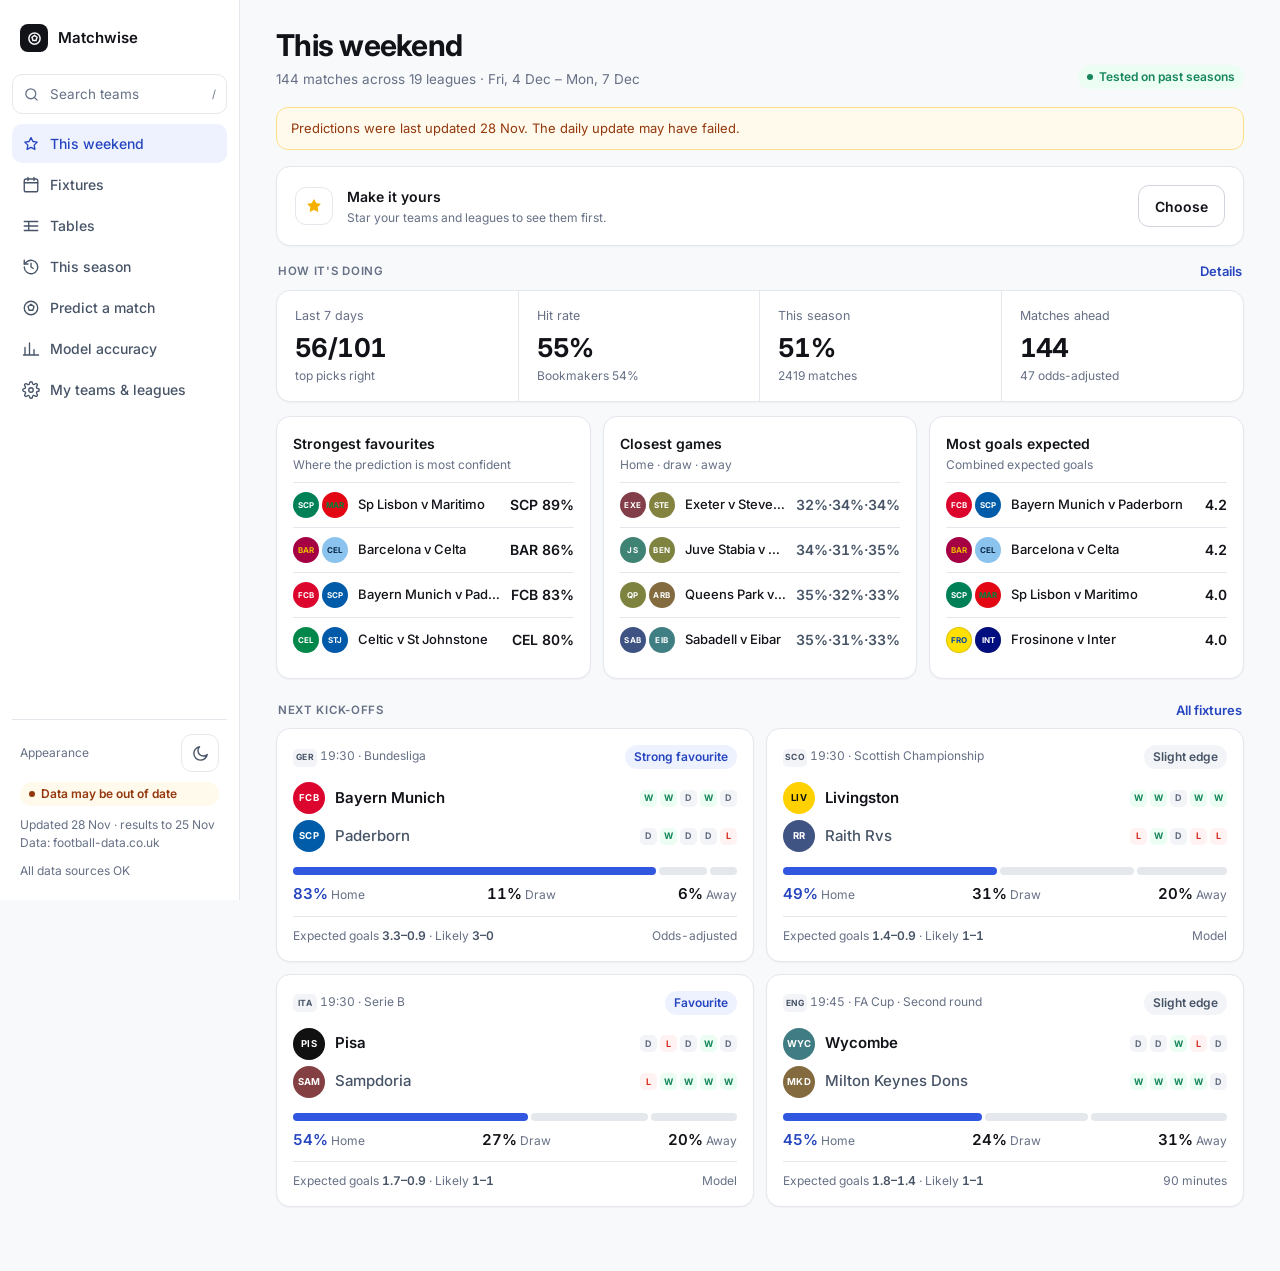
<file: app/index.html>
<!doctype html>
<html lang="en">
<head>
<meta charset="utf-8">
<meta name="viewport" content="width=device-width, initial-scale=1, viewport-fit=cover">
<meta name="theme-color" content="#F8F9FB">
<meta name="description" content="Football match predictions for the Premier League, La Liga, Serie A, Bundesliga and Ligue 1.">
<title>Matchwise</title>
<script>
  // Apply a saved light/dark choice before first paint to avoid a flash.
  try { var t = localStorage.getItem('mw-theme'); if (t === 'light' || t === 'dark') document.documentElement.dataset.theme = t; } catch (e) {}
</script>
<link rel="manifest" href="manifest.webmanifest">
<link rel="icon" href="icons/icon.svg" type="image/svg+xml">
<link rel="apple-touch-icon" href="icons/apple-touch-icon.png">
<meta name="apple-mobile-web-app-capable" content="yes">
<meta name="mobile-web-app-capable" content="yes">
<meta name="apple-mobile-web-app-status-bar-style" content="default">
<meta name="apple-mobile-web-app-title" content="Matchwise">
<link rel="preconnect" href="https://fonts.googleapis.com">
<link rel="preconnect" href="https://fonts.gstatic.com" crossorigin>
<link href="https://fonts.googleapis.com/css2?family=Inter:wght@400;500;600;700&display=swap" rel="stylesheet">
<link rel="stylesheet" href="app.css?v=22">
</head>
<body>
<div class="shell">
  <aside class="sidebar" aria-label="Main navigation">
    <a class="brand" href="#/weekend"><span class="brand-mark" aria-hidden="true"><svg width="15" height="15" viewBox="0 0 24 24" fill="none" stroke-width="2.4"><circle cx="12" cy="12" r="9"/><path d="M12 7l4 3-1.5 5h-5L8 10z"/></svg></span>Matchwise</a>
    <button class="searchbtn" data-search-open><svg viewBox="0 0 24 24" fill="none" stroke="currentColor" stroke-width="1.8" stroke-linecap="round"><circle cx="11" cy="11" r="7"/><path d="M20 20l-3.5-3.5"/></svg>Search teams <kbd style="margin-left:auto;font:11px Inter;color:var(--text-3)">/</kbd></button>
    <nav class="nav" id="nav"></nav>
    <div class="sidebar-foot" id="freshness"></div>
  </aside>
  <main class="main" id="main" tabindex="-1"></main>
</div>
<nav class="tabbar" id="tabbar" aria-label="Main navigation"></nav>
<div class="overlay" id="search"></div>
<script src="teams-meta.js?v=22"></script>
<script src="app.js?v=22"></script>
</body>
</html>
</file>
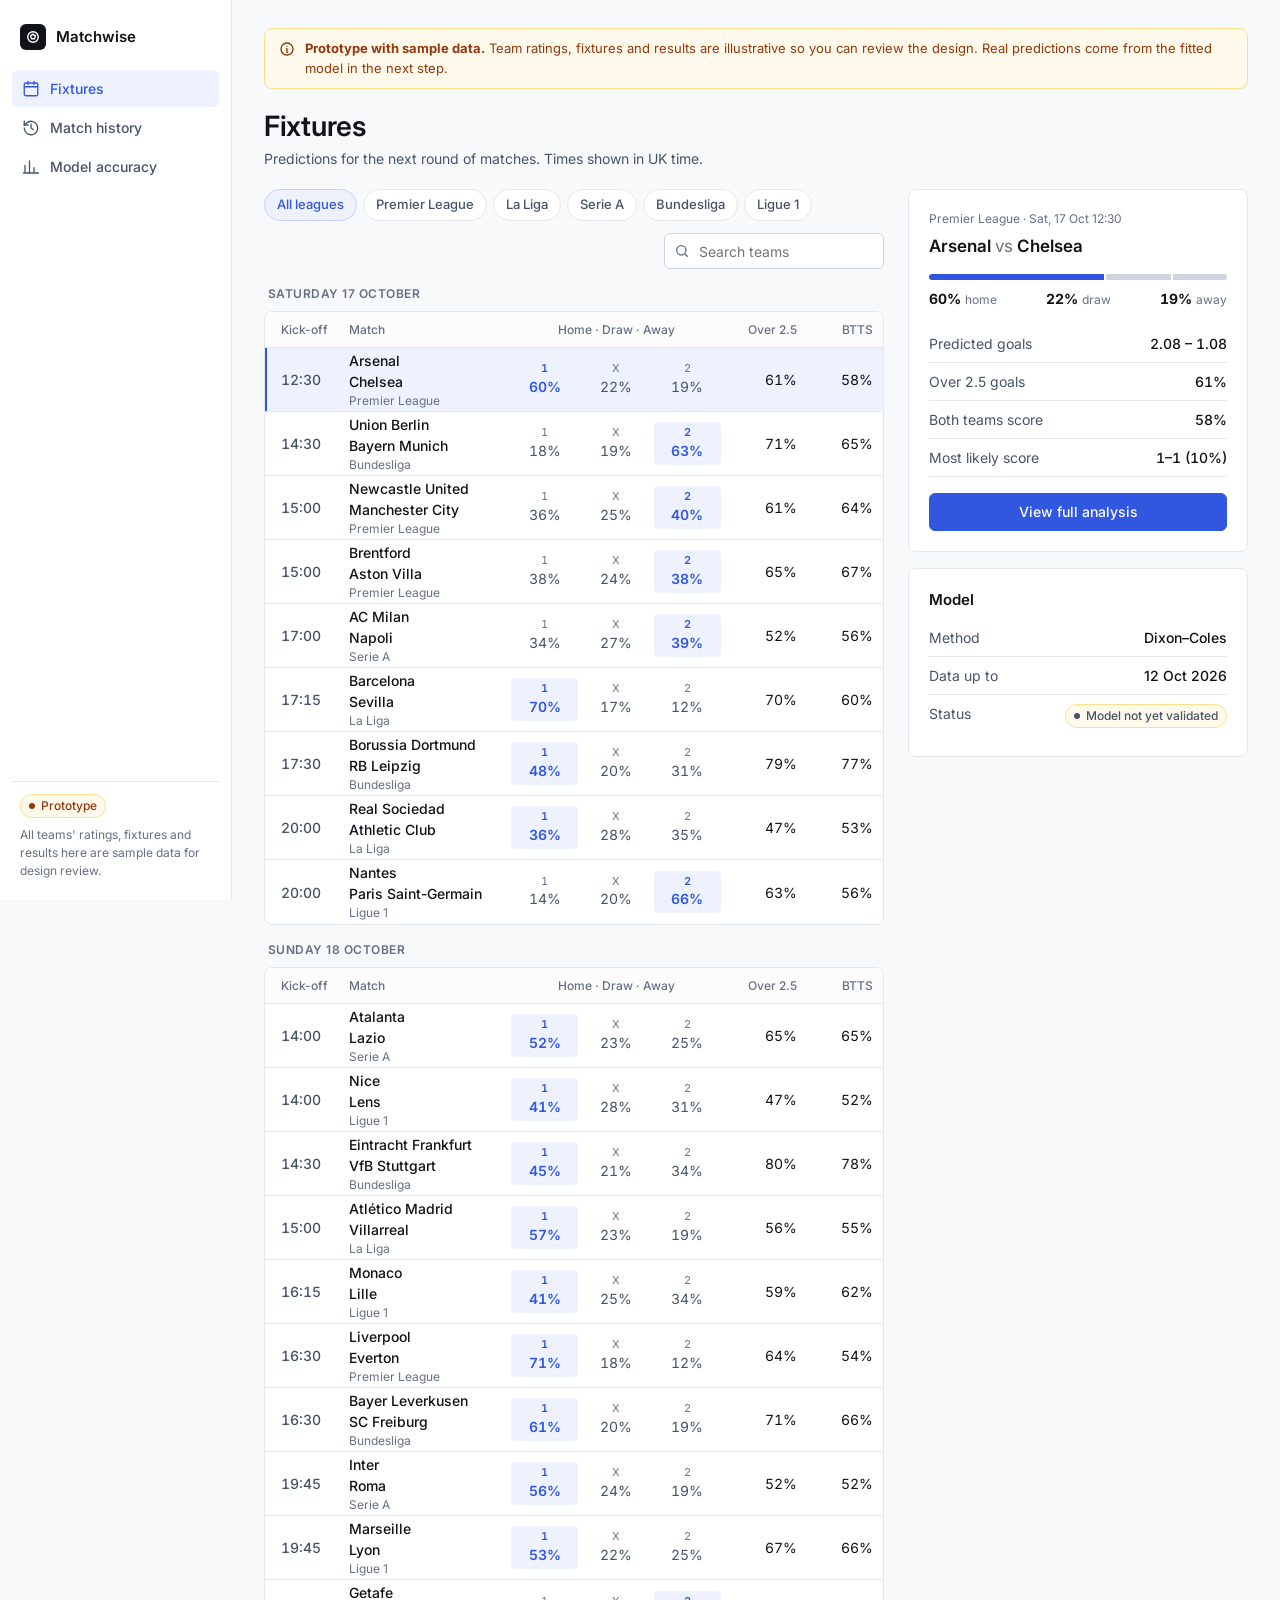
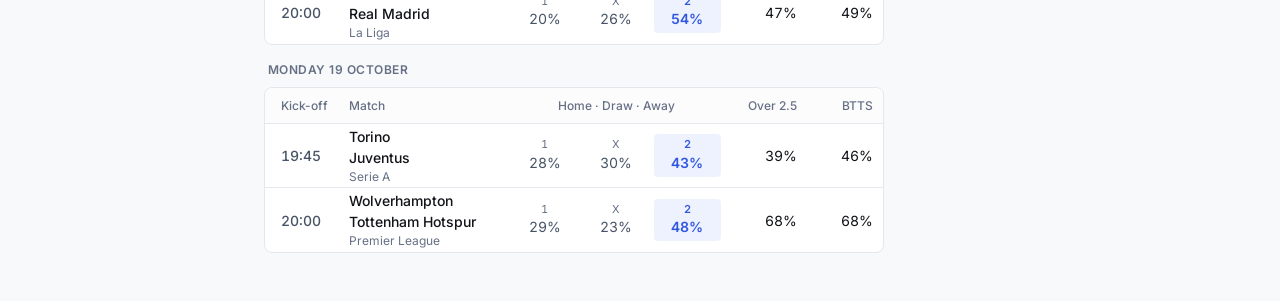
<file: prototype/index.html>
<!doctype html>
<html lang="en">
<head>
<meta charset="utf-8">
<meta name="viewport" content="width=device-width, initial-scale=1, viewport-fit=cover">
<title>Matchwise Prototype</title>
<link rel="preconnect" href="https://fonts.googleapis.com">
<link rel="preconnect" href="https://fonts.gstatic.com" crossorigin>
<link href="https://fonts.googleapis.com/css2?family=Inter:wght@400;500;600&display=swap" rel="stylesheet">
<style>
:root {
  --background: #F8F9FB;
  --surface: #FFFFFF;
  --text-primary: #111318;
  --text-secondary: #475467;
  --text-tertiary: #667085;
  --border-subtle: #E4E7EC;
  --border-control: #D0D5DD;
  --accent: #3157E1;
  --accent-hover: #2646BF;
  --accent-soft: #EEF2FF;
  --success: #16865C;
  --success-soft: #ECFDF3;
  --warning-text: #93370D;
  --warning-soft: #FFFAEB;
  --warning-border: #FEDF89;
  --danger: #D92D20;
  --danger-soft: #FEF3F2;
  --r-control: 6px;
  --r-card: 8px;
  --sidebar: 232px;
  --panel: 340px;
  --focus: 0 0 0 3px rgba(49, 87, 225, .35);
}
* { box-sizing: border-box; }
html, body { margin: 0; }
body {
  background: var(--background);
  color: var(--text-primary);
  font-family: Inter, system-ui, -apple-system, "Segoe UI", sans-serif;
  font-size: 14px;
  line-height: 1.5;
  -webkit-font-smoothing: antialiased;
}
a { color: var(--accent); text-decoration: none; }
a:hover { color: var(--accent-hover); }
button { font: inherit; color: inherit; }
:focus-visible { outline: none; box-shadow: var(--focus); border-radius: var(--r-control); }
.num { font-variant-numeric: tabular-nums; }

/* Shell */
.shell { display: flex; min-height: 100vh; }
.sidebar {
  width: var(--sidebar); flex-shrink: 0; background: var(--surface);
  border-right: 1px solid var(--border-subtle); padding: 20px 12px;
  position: sticky; top: 0; height: 100vh; display: flex; flex-direction: column;
}
.brand { display: flex; align-items: center; gap: 10px; padding: 4px 8px 20px; font-weight: 600; font-size: 15px; }
.brand-mark { width: 26px; height: 26px; border-radius: 6px; background: var(--text-primary); display: grid; place-items: center; }
.nav a {
  display: flex; align-items: center; gap: 10px; padding: 8px 10px; border-radius: var(--r-control);
  color: var(--text-secondary); font-weight: 500; margin-bottom: 2px;
}
.nav a:hover { background: var(--background); color: var(--text-primary); }
.nav a[aria-current="page"] { background: var(--accent-soft); color: var(--accent); }
.nav svg { width: 18px; height: 18px; flex-shrink: 0; }
.sidebar-foot { margin-top: auto; padding: 12px 8px 0; border-top: 1px solid var(--border-subtle); font-size: 12px; color: var(--text-tertiary); }
.main { flex: 1; min-width: 0; padding: 28px 32px 48px; }
.content { max-width: 1120px; }
.with-panel { display: grid; grid-template-columns: minmax(0, 1fr) var(--panel); gap: 24px; align-items: start; }
.with-panel > * { min-width: 0; }
.page-head { display: flex; align-items: flex-end; justify-content: space-between; gap: 16px; margin-bottom: 20px; flex-wrap: wrap; }
h1 { font-size: 28px; line-height: 1.25; font-weight: 600; margin: 0; letter-spacing: -0.01em; }
h2 { font-size: 17px; font-weight: 600; margin: 0; }
h3 { font-size: 15px; font-weight: 600; margin: 0; }
.sub { color: var(--text-secondary); margin: 4px 0 0; }
.meta { color: var(--text-tertiary); font-size: 12px; }

/* Components */
.card { background: var(--surface); border: 1px solid var(--border-subtle); border-radius: var(--r-card); }
.card-pad { padding: 20px; }
.card-head { display: flex; align-items: center; justify-content: space-between; padding: 14px 20px; border-bottom: 1px solid var(--border-subtle); }
.badge {
  display: inline-flex; align-items: center; gap: 6px; padding: 2px 8px; border-radius: 999px;
  font-size: 12px; font-weight: 500; border: 1px solid var(--border-subtle); color: var(--text-secondary); background: var(--surface);
  white-space: nowrap;
}
.badge.warn { background: var(--warning-soft); border-color: var(--warning-border); color: var(--warning-text); }
.badge.ok { background: var(--success-soft); border-color: #ABEFC6; color: var(--success); }
.badge.bad { background: var(--danger-soft); border-color: #FECDCA; color: #B42318; }
.badge.accent { background: var(--accent-soft); border-color: #C7D2FE; color: var(--accent); }
.dot { width: 6px; height: 6px; border-radius: 50%; background: currentColor; }
.btn {
  display: inline-flex; align-items: center; gap: 8px; height: 38px; padding: 0 14px; border-radius: var(--r-control);
  border: 1px solid var(--border-control); background: var(--surface); font-weight: 500; cursor: pointer; color: var(--text-primary);
}
.btn:hover { background: var(--background); color: var(--text-primary); }
.btn.primary { background: var(--accent); border-color: var(--accent); color: #fff; }
.btn.primary:hover { background: var(--accent-hover); color: #fff; }
.btn.block { width: 100%; justify-content: center; }
.notice {
  display: flex; gap: 10px; align-items: flex-start; padding: 10px 14px; border-radius: var(--r-card);
  background: var(--warning-soft); border: 1px solid var(--warning-border); color: var(--warning-text); font-size: 13px; margin-bottom: 20px;
}
.notice svg { width: 16px; height: 16px; flex-shrink: 0; margin-top: 2px; }

/* Filters */
.toolbar { display: flex; gap: 12px; align-items: center; margin-bottom: 16px; flex-wrap: wrap; }
.chips { display: flex; gap: 6px; flex-wrap: wrap; }
.chip {
  height: 32px; padding: 0 12px; border-radius: 999px; border: 1px solid var(--border-subtle); background: var(--surface);
  color: var(--text-secondary); font-weight: 500; font-size: 13px; cursor: pointer;
}
.chip:hover { border-color: var(--border-control); color: var(--text-primary); }
.chip[aria-pressed="true"] { background: var(--accent-soft); border-color: #C7D2FE; color: var(--accent); }
.search { position: relative; margin-left: auto; }
.search input {
  height: 36px; width: 220px; padding: 0 12px 0 34px; border-radius: var(--r-control); border: 1px solid var(--border-control);
  font: inherit; background: var(--surface); color: var(--text-primary);
}
.search input:focus { outline: none; box-shadow: var(--focus); border-color: var(--accent); }
.search svg { position: absolute; left: 10px; top: 10px; width: 16px; height: 16px; color: var(--text-tertiary); }

/* Fixture list */
.day-label { font-size: 12px; font-weight: 600; color: var(--text-tertiary); text-transform: uppercase; letter-spacing: .04em; padding: 16px 4px 8px; }
.day-label:first-child { padding-top: 0; }
.list { background: var(--surface); border: 1px solid var(--border-subtle); border-radius: var(--r-card); overflow: hidden; }
.list-head, .row {
  display: grid; grid-template-columns: 56px minmax(150px, 1fr) 210px 64px 64px 64px 20px; gap: 12px; align-items: center; padding: 0 16px;
}
.list-head { height: 36px; font-size: 12px; color: var(--text-tertiary); font-weight: 500; border-bottom: 1px solid var(--border-subtle); background: #FCFCFD; }
.list-head .r, .row .r { text-align: right; }
.row { min-height: 64px; border-bottom: 1px solid var(--border-subtle); cursor: pointer; width: 100%; background: none; border-left: 0; border-right: 0; border-top: 0; text-align: left; }
.row:last-child { border-bottom: 0; }
.row:hover { background: #FAFBFC; }
.row[aria-selected="true"] { background: var(--accent-soft); box-shadow: inset 2px 0 0 var(--accent); }
.row:focus-visible { border-radius: 0; box-shadow: inset 0 0 0 2px var(--accent); }
.time { font-weight: 500; color: var(--text-secondary); }
.teams div { font-weight: 500; white-space: nowrap; overflow: hidden; text-overflow: ellipsis; }
.teams .lg { font-size: 12px; color: var(--text-tertiary); font-weight: 400; }
.x12 { display: grid; grid-template-columns: repeat(3, 1fr); gap: 4px; }
.x12 span { text-align: center; padding: 4px 0; border-radius: 4px; color: var(--text-secondary); }
.x12 span small { display: block; font-size: 11px; color: var(--text-tertiary); line-height: 1.2; }
.x12 span.top { background: var(--accent-soft); color: var(--accent); font-weight: 600; }
.x12 span.top small { color: var(--accent); }
.chev { width: 16px; height: 16px; color: var(--text-tertiary); }

/* Probability bar */
.pbar { display: flex; height: 6px; border-radius: 3px; overflow: hidden; gap: 2px; }
.pbar i { display: block; height: 100%; background: #D0D5DD; }
.pbar i.top { background: var(--accent); }

/* Panel */
.panel { position: sticky; top: 28px; }
.panel .card + .card { margin-top: 16px; }
.kv { display: flex; justify-content: space-between; gap: 12px; padding: 8px 0; border-bottom: 1px solid var(--border-subtle); }
.kv:last-child { border-bottom: 0; }
.kv span:first-child { color: var(--text-secondary); }
.kv span:last-child { font-weight: 500; }
.empty { text-align: center; padding: 40px 20px; color: var(--text-secondary); }

/* Match detail */
.back { display: inline-flex; align-items: center; gap: 6px; color: var(--text-secondary); font-weight: 500; margin-bottom: 16px; }
.back svg { width: 16px; height: 16px; }
.outcomes { display: grid; grid-template-columns: repeat(3, 1fr); }
.outcome { padding: 20px; border-right: 1px solid var(--border-subtle); }
.outcome:last-child { border-right: 0; }
.outcome .lbl { color: var(--text-secondary); font-weight: 500; white-space: nowrap; overflow: hidden; text-overflow: ellipsis; }
.outcome .val { font-size: 28px; font-weight: 600; letter-spacing: -0.01em; margin: 4px 0 2px; }
.outcome.top .val { color: var(--accent); }
.grid-2 { display: grid; grid-template-columns: 1fr 1fr; gap: 16px; margin-top: 16px; }
.section { margin-top: 16px; }
table { width: 100%; border-collapse: collapse; }
th, td { padding: 10px 20px; text-align: left; border-bottom: 1px solid var(--border-subtle); }
th { font-size: 12px; font-weight: 500; color: var(--text-tertiary); background: #FCFCFD; }
tr:last-child td { border-bottom: 0; }
td.r, th.r { text-align: right; }
td.grp { font-size: 12px; font-weight: 600; color: var(--text-tertiary); background: #FCFCFD; padding-top: 8px; padding-bottom: 8px; }
.mini-bar { display: inline-block; width: 60px; height: 4px; border-radius: 2px; background: var(--border-subtle); vertical-align: middle; margin-right: 10px; position: relative; overflow: hidden; }
.mini-bar i { position: absolute; inset: 0 auto 0 0; background: var(--accent); }
.scoregrid { display: grid; grid-template-columns: 28px repeat(6, 1fr); gap: 3px; font-size: 12px; }
.scoregrid .h { color: var(--text-tertiary); display: grid; place-items: center; font-weight: 500; height: 22px; }
.scoregrid .c { height: 36px; border-radius: 4px; display: grid; place-items: center; color: var(--text-primary); }
.axis-note { display: flex; justify-content: space-between; font-size: 12px; color: var(--text-tertiary); margin-bottom: 8px; }
.why li { margin-bottom: 8px; color: var(--text-secondary); }
.why li b { color: var(--text-primary); font-weight: 500; }
.why { padding-left: 18px; margin: 0; }
.strength-row { display: grid; grid-template-columns: 1fr 70px; gap: 8px; align-items: center; padding: 6px 0; }
.track { height: 6px; background: var(--background); border: 1px solid var(--border-subtle); border-radius: 3px; position: relative; }
.track i { position: absolute; top: -1px; bottom: -1px; left: 0; border-radius: 3px; background: var(--accent); }

/* Stats */
.stats { display: grid; grid-template-columns: repeat(4, 1fr); gap: 0; margin-bottom: 20px; }
.stat { padding: 16px 20px; border-right: 1px solid var(--border-subtle); }
.stat:last-child { border-right: 0; }
.stat .lbl { color: var(--text-secondary); font-size: 13px; }
.stat .val { font-size: 22px; font-weight: 600; margin-top: 2px; }
.res-ok { color: var(--success); font-weight: 500; }
.res-no { color: var(--text-tertiary); }

/* Mobile tab bar */
.tabbar { display: none; }

@media (max-width: 1199px) {
  .with-panel { grid-template-columns: minmax(0, 1fr); }
  .panel { display: none; }
}
@media (max-width: 899px) {
  .sidebar { display: none; }
  .main { padding: 16px 16px calc(84px + env(safe-area-inset-bottom)); }
  h1 { font-size: 24px; }
  .tabbar {
    display: grid; grid-template-columns: repeat(3, 1fr); position: fixed; bottom: 0; left: 0; right: 0; z-index: 10;
    background: var(--surface); border-top: 1px solid var(--border-subtle); padding: 6px 8px calc(6px + env(safe-area-inset-bottom));
  }
  .tabbar a { display: flex; flex-direction: column; align-items: center; gap: 2px; padding: 6px 0; font-size: 11px; font-weight: 500; color: var(--text-tertiary); min-height: 48px; justify-content: center; }
  .tabbar a[aria-current="page"] { color: var(--accent); }
  .tabbar svg { width: 22px; height: 22px; }
  .search { margin-left: 0; width: 100%; }
  .search input { width: 100%; height: 44px; font-size: 16px; }
  .search svg { top: 14px; }
  .chips { flex-wrap: nowrap; overflow-x: auto; width: 100%; padding-bottom: 2px; scrollbar-width: none; }
  .chip { flex-shrink: 0; height: 36px; }
  .list-head { display: none; }
  .row { grid-template-columns: 40px minmax(0, 1fr) 128px; padding: 12px; gap: 8px; }
  .row .hide-m { display: none; }
  .x12 span { padding: 3px 0; font-size: 13px; }
  .outcome { padding: 14px 12px; }
  .outcome .val { font-size: 22px; }
  .outcome .lbl { font-size: 12px; }
  .grid-2 { grid-template-columns: 1fr; }
  th, td { padding: 10px 12px; }
  .card-pad { padding: 16px; }
  .card-head { padding: 12px 16px; }
  .stats { grid-template-columns: 1fr 1fr; }
  .stat:nth-child(2) { border-right: 0; }
  .stat:nth-child(-n+2) { border-bottom: 1px solid var(--border-subtle); }
  .stat { padding: 14px 16px; }
  .hist-hide { display: none; }
}
@media (prefers-reduced-motion: no-preference) {
  .row, .btn, .chip, .nav a { transition: background-color .15s, color .15s, border-color .15s; }
}
</style>
</head>
<body>
<div class="shell">
  <aside class="sidebar" aria-label="Main navigation">
    <div class="brand">
      <span class="brand-mark" aria-hidden="true">
        <svg width="14" height="14" viewBox="0 0 24 24" fill="none" stroke="#fff" stroke-width="2.4"><circle cx="12" cy="12" r="9"/><path d="M12 7l4 3-1.5 5h-5L8 10z"/></svg>
      </span>
      Matchwise
    </div>
    <nav class="nav" id="nav"></nav>
    <div class="sidebar-foot">
      <span class="badge warn" style="margin-bottom:8px"><span class="dot"></span>Prototype</span>
      <div>All teams' ratings, fixtures and results here are sample data for design review.</div>
    </div>
  </aside>
  <main class="main" id="main" tabindex="-1"></main>
</div>
<nav class="tabbar" id="tabbar" aria-label="Main navigation"></nav>

<script>
/* ---------- Sample data (illustrative only) ---------- */
const LEAGUES = {
  epl: { name: 'Premier League', base: 0.28, home: 0.20, teams: {
    'Arsenal': [0.35, -0.38], 'Chelsea': [0.18, -0.10], 'Liverpool': [0.38, -0.22], 'Manchester City': [0.33, -0.20],
    'Aston Villa': [0.12, -0.02], 'Newcastle United': [0.15, -0.12], 'Brentford': [0.05, 0.12], 'Everton': [-0.18, 0.02],
    'Tottenham Hotspur': [0.20, 0.08], 'Wolverhampton': [-0.15, 0.20] } },
  laliga: { name: 'La Liga', base: 0.18, home: 0.22, teams: {
    'Real Madrid': [0.42, -0.25], 'Barcelona': [0.45, -0.10], 'Atlético Madrid': [0.20, -0.30], 'Athletic Club': [0.10, -0.15],
    'Real Sociedad': [0.00, -0.05], 'Sevilla': [-0.05, 0.10], 'Villarreal': [0.15, 0.05], 'Getafe': [-0.25, -0.10] } },
  seriea: { name: 'Serie A', base: 0.20, home: 0.18, teams: {
    'Inter': [0.35, -0.30], 'Napoli': [0.20, -0.28], 'Juventus': [0.10, -0.25], 'AC Milan': [0.18, -0.05],
    'Atalanta': [0.30, 0.00], 'Roma': [0.05, -0.15], 'Lazio': [0.10, 0.02], 'Torino': [-0.15, -0.05] } },
  bundesliga: { name: 'Bundesliga', base: 0.38, home: 0.19, teams: {
    'Bayern Munich': [0.55, -0.15], 'Bayer Leverkusen': [0.30, -0.10], 'Borussia Dortmund': [0.28, 0.05], 'RB Leipzig': [0.20, 0.00],
    'VfB Stuttgart': [0.20, 0.10], 'Eintracht Frankfurt': [0.15, 0.10], 'SC Freiburg': [-0.02, 0.00], 'Union Berlin': [-0.20, -0.05] } },
  ligue1: { name: 'Ligue 1', base: 0.22, home: 0.20, teams: {
    'Paris Saint-Germain': [0.50, -0.25], 'Marseille': [0.25, -0.05], 'Monaco': [0.25, 0.05], 'Lille': [0.10, -0.20],
    'Lyon': [0.15, 0.05], 'Nice': [0.00, -0.12], 'Lens': [0.05, -0.10], 'Nantes': [-0.20, 0.10] } },
};
const UPCOMING = [
  ['epl', 'Arsenal', 'Chelsea', '2026-10-17T11:30:00Z'],
  ['epl', 'Newcastle United', 'Manchester City', '2026-10-17T14:00:00Z'],
  ['epl', 'Brentford', 'Aston Villa', '2026-10-17T14:00:00Z'],
  ['epl', 'Liverpool', 'Everton', '2026-10-18T15:30:00Z'],
  ['epl', 'Wolverhampton', 'Tottenham Hotspur', '2026-10-19T19:00:00Z'],
  ['laliga', 'Barcelona', 'Sevilla', '2026-10-17T16:15:00Z'],
  ['laliga', 'Getafe', 'Real Madrid', '2026-10-18T19:00:00Z'],
  ['laliga', 'Atlético Madrid', 'Villarreal', '2026-10-18T14:00:00Z'],
  ['laliga', 'Real Sociedad', 'Athletic Club', '2026-10-17T19:00:00Z'],
  ['seriea', 'Inter', 'Roma', '2026-10-18T18:45:00Z'],
  ['seriea', 'AC Milan', 'Napoli', '2026-10-17T16:00:00Z'],
  ['seriea', 'Atalanta', 'Lazio', '2026-10-18T13:00:00Z'],
  ['seriea', 'Torino', 'Juventus', '2026-10-19T18:45:00Z'],
  ['bundesliga', 'Borussia Dortmund', 'RB Leipzig', '2026-10-17T16:30:00Z'],
  ['bundesliga', 'Union Berlin', 'Bayern Munich', '2026-10-17T13:30:00Z'],
  ['bundesliga', 'Bayer Leverkusen', 'SC Freiburg', '2026-10-18T15:30:00Z'],
  ['bundesliga', 'Eintracht Frankfurt', 'VfB Stuttgart', '2026-10-18T13:30:00Z'],
  ['ligue1', 'Marseille', 'Lyon', '2026-10-18T18:45:00Z'],
  ['ligue1', 'Nantes', 'Paris Saint-Germain', '2026-10-17T19:00:00Z'],
  ['ligue1', 'Monaco', 'Lille', '2026-10-18T15:15:00Z'],
  ['ligue1', 'Nice', 'Lens', '2026-10-18T13:00:00Z'],
];
const PAST = [
  ['epl', 'Chelsea', 'Liverpool', '2026-10-04T16:30:00Z', 1, 2],
  ['epl', 'Manchester City', 'Brentford', '2026-10-05T14:00:00Z', 3, 0],
  ['epl', 'Everton', 'Arsenal', '2026-10-05T13:00:00Z', 0, 0],
  ['epl', 'Aston Villa', 'Wolverhampton', '2026-10-04T14:00:00Z', 2, 1],
  ['laliga', 'Real Madrid', 'Atlético Madrid', '2026-10-04T19:00:00Z', 1, 1],
  ['laliga', 'Sevilla', 'Real Sociedad', '2026-10-05T14:00:00Z', 2, 0],
  ['seriea', 'Napoli', 'Inter', '2026-10-04T18:45:00Z', 1, 3],
  ['seriea', 'Juventus', 'Atalanta', '2026-10-05T16:00:00Z', 1, 0],
  ['bundesliga', 'Bayern Munich', 'Bayer Leverkusen', '2026-10-04T16:30:00Z', 2, 2],
  ['bundesliga', 'RB Leipzig', 'Union Berlin', '2026-10-04T13:30:00Z', 2, 0],
  ['ligue1', 'Paris Saint-Germain', 'Marseille', '2026-10-05T18:45:00Z', 3, 1],
  ['ligue1', 'Lille', 'Nice', '2026-10-04T15:00:00Z', 0, 1],
];

/* ---------- Dixon–Coles score distribution ---------- */
const RHO = -0.06, MAXG = 10;
function pois(k, l) { let p = Math.exp(-l); for (let i = 1; i <= k; i++) p *= l / i; return p; }
function tau(x, y, lh, la) {
  if (x === 0 && y === 0) return 1 - lh * la * RHO;
  if (x === 0 && y === 1) return 1 + lh * RHO;
  if (x === 1 && y === 0) return 1 + la * RHO;
  if (x === 1 && y === 1) return 1 - RHO;
  return 1;
}
function predict(lg, h, a) {
  const L = LEAGUES[lg], [ah, dh] = L.teams[h], [aa, da] = L.teams[a];
  const lh = Math.exp(L.base + L.home + ah + da), la = Math.exp(L.base + aa + dh);
  const g = []; let tot = 0;
  for (let x = 0; x <= MAXG; x++) { g[x] = []; for (let y = 0; y <= MAXG; y++) { const p = tau(x, y, lh, la) * pois(x, lh) * pois(y, la); g[x][y] = p; tot += p; } }
  let H = 0, D = 0, A = 0, btts = 0; const over = { 0.5: 0, 1.5: 0, 2.5: 0, 3.5: 0, 4.5: 0 }; const scores = [];
  for (let x = 0; x <= MAXG; x++) for (let y = 0; y <= MAXG; y++) {
    const p = g[x][y] / tot; g[x][y] = p;
    if (x > y) H += p; else if (x === y) D += p; else A += p;
    if (x > 0 && y > 0) btts += p;
    for (const k in over) if (x + y > +k) over[k] += p;
    scores.push([x, y, p]);
  }
  scores.sort((p, q) => q[2] - p[2]);
  return { lh, la, g, H, D, A, btts, over, scores };
}
const FIX = UPCOMING.map(([lg, h, a, ko], i) => ({ id: 'f' + i, lg, h, a, ko: new Date(ko), p: predict(lg, h, a) }));
const HIST = PAST.map(([lg, h, a, ko, gh, ga], i) => ({ id: 'p' + i, lg, h, a, ko: new Date(ko), gh, ga, p: predict(lg, h, a) }));

/* ---------- Formatting ---------- */
const TZ = 'Europe/London';
const fmtTime = d => d.toLocaleTimeString('en-GB', { hour: '2-digit', minute: '2-digit', timeZone: TZ });
const fmtDay = d => d.toLocaleDateString('en-GB', { weekday: 'long', day: 'numeric', month: 'long', timeZone: TZ });
const fmtShort = d => d.toLocaleDateString('en-GB', { weekday: 'short', day: 'numeric', month: 'short', timeZone: TZ });
const pct = (p, d = 0) => (p * 100).toFixed(d) + '%';
const fair = p => p > 0 ? (1 / p).toFixed(2) : '—';
const topKey = p => (p.H >= p.D && p.H >= p.A) ? 'H' : (p.A >= p.D ? 'A' : 'D');

/* ---------- Icons ---------- */
const I = {
  fixtures: '<svg viewBox="0 0 24 24" fill="none" stroke="currentColor" stroke-width="1.75" stroke-linecap="round" stroke-linejoin="round"><rect x="3" y="4" width="18" height="17" rx="2"/><path d="M3 9h18M8 2v4M16 2v4"/></svg>',
  history: '<svg viewBox="0 0 24 24" fill="none" stroke="currentColor" stroke-width="1.75" stroke-linecap="round" stroke-linejoin="round"><path d="M3 12a9 9 0 1 0 3-6.7L3 8"/><path d="M3 3v5h5M12 7v5l3 2"/></svg>',
  accuracy: '<svg viewBox="0 0 24 24" fill="none" stroke="currentColor" stroke-width="1.75" stroke-linecap="round" stroke-linejoin="round"><path d="M4 20V10M10 20V4M16 20v-7M22 20H2"/></svg>',
  chev: '<svg class="chev" viewBox="0 0 24 24" fill="none" stroke="currentColor" stroke-width="2" stroke-linecap="round" stroke-linejoin="round"><path d="M9 6l6 6-6 6"/></svg>',
  back: '<svg viewBox="0 0 24 24" fill="none" stroke="currentColor" stroke-width="2" stroke-linecap="round" stroke-linejoin="round"><path d="M15 6l-6 6 6 6"/></svg>',
  search: '<svg viewBox="0 0 24 24" fill="none" stroke="currentColor" stroke-width="2" stroke-linecap="round"><circle cx="11" cy="11" r="7"/><path d="M20 20l-3.5-3.5"/></svg>',
  info: '<svg viewBox="0 0 24 24" fill="none" stroke="currentColor" stroke-width="2" stroke-linecap="round"><circle cx="12" cy="12" r="9"/><path d="M12 8h.01M11 12h1v5h1"/></svg>',
};
const NAV = [['fixtures', 'Fixtures'], ['history', 'Match history'], ['accuracy', 'Model accuracy']];

/* ---------- State & routing ---------- */
const state = { league: 'all', q: '', selected: 'f0' };
function route() {
  const [, page = 'fixtures', id] = location.hash.split('/');
  const active = page === 'match' ? 'fixtures' : page;
  const navHtml = (cls) => NAV.map(([k, label]) => `<a href="#/${k}" ${k === active ? 'aria-current="page"' : ''}>${I[k]}<span>${label}</span></a>`).join('');
  document.getElementById('nav').innerHTML = navHtml();
  document.getElementById('tabbar').innerHTML = navHtml();
  const main = document.getElementById('main');
  if (page === 'match') main.innerHTML = matchPage(id);
  else if (page === 'history') main.innerHTML = historyPage();
  else if (page === 'accuracy') main.innerHTML = accuracyPage();
  else main.innerHTML = fixturesPage();
  document.title = { match: 'Match', history: 'Match history', accuracy: 'Model accuracy' }[page] ? `${{ match: 'Match', history: 'Match history', accuracy: 'Model accuracy' }[page]} · Matchwise` : 'Fixtures · Matchwise';
  bind();
}
window.addEventListener('hashchange', () => { route(); window.scrollTo(0, 0); });

const NOTICE = `<div class="notice" role="note">${I.info}<div><b>Prototype with sample data.</b> Team ratings, fixtures and results are illustrative so you can review the design. Real predictions come from the fitted model in the next step.</div></div>`;
const MODEL_BADGE = `<span class="badge warn"><span class="dot"></span>Model not yet validated</span>`;

/* ---------- Fixtures page ---------- */
function filtered() {
  const q = state.q.trim().toLowerCase();
  return FIX.filter(f => (state.league === 'all' || f.lg === state.league) && (!q || (f.h + ' ' + f.a).toLowerCase().includes(q)))
    .sort((a, b) => a.ko - b.ko);
}
function x12(p) {
  const t = topKey(p);
  return `<div class="x12 num">${[['H', '1', p.H], ['D', 'X', p.D], ['A', '2', p.A]].map(([k, l, v]) =>
    `<span class="${k === t ? 'top' : ''}"><small>${l}</small>${pct(v)}</span>`).join('')}</div>`;
}
function fixturesList() {
  const list = filtered();
  if (!list.length) return `<div class="card empty"><h3>No fixtures match</h3><p class="sub">Try another league or clear the search.</p><button class="btn" data-reset>Clear filters</button></div>`;
  const days = {};
  list.forEach(f => (days[fmtDay(f.ko)] ||= []).push(f));
  return Object.entries(days).map(([day, fs]) => `
    <div class="day-label">${day}</div>
    <div class="list" role="listbox" aria-label="Fixtures on ${day}">
      <div class="list-head" aria-hidden="true"><span>Kick-off</span><span>Match</span><span style="text-align:center">Home · Draw · Away</span><span class="r">Over 2.5</span><span class="r">BTTS</span><span class="r">Likely</span><span></span></div>
      ${fs.map(f => `
      <button class="row" role="option" data-fix="${f.id}" aria-selected="${f.id === state.selected}">
        <span class="time num">${fmtTime(f.ko)}</span>
        <span class="teams"><div>${f.h}</div><div>${f.a}</div>${state.league === 'all' ? `<div class="lg">${LEAGUES[f.lg].name}</div>` : ''}</span>
        ${x12(f.p)}
        <span class="r num hide-m">${pct(f.p.over[2.5])}</span>
        <span class="r num hide-m">${pct(f.p.btts)}</span>
        <span class="r num hide-m">${f.p.scores[0][0]}–${f.p.scores[0][1]}</span>
        <span class="hide-m">${I.chev}</span>
      </button>`).join('')}
    </div>`).join('');
}
function quickPanel() {
  const f = FIX.find(x => x.id === state.selected) || FIX[0], p = f.p, t = topKey(p);
  const bar = [['H', p.H], ['D', p.D], ['A', p.A]].map(([k, v]) => `<i class="${k === t ? 'top' : ''}" style="width:${v * 100}%"></i>`).join('');
  return `
  <div class="card card-pad">
    <div class="meta">${LEAGUES[f.lg].name} · ${fmtShort(f.ko)} ${fmtTime(f.ko)}</div>
    <h2 style="margin:6px 0 14px">${f.h} <span style="color:var(--text-tertiary);font-weight:400">vs</span> ${f.a}</h2>
    <div class="pbar" aria-hidden="true">${bar}</div>
    <div style="display:flex;justify-content:space-between;margin:8px 0 16px" class="num">
      <span><b>${pct(p.H)}</b> <span class="meta">home</span></span><span><b>${pct(p.D)}</b> <span class="meta">draw</span></span><span><b>${pct(p.A)}</b> <span class="meta">away</span></span>
    </div>
    <div class="kv"><span>Predicted goals</span><span class="num">${p.lh.toFixed(2)} – ${p.la.toFixed(2)}</span></div>
    <div class="kv"><span>Over 2.5 goals</span><span class="num">${pct(p.over[2.5])}</span></div>
    <div class="kv"><span>Both teams score</span><span class="num">${pct(p.btts)}</span></div>
    <div class="kv"><span>Most likely score</span><span class="num">${p.scores[0][0]}–${p.scores[0][1]} (${pct(p.scores[0][2])})</span></div>
    <a class="btn primary block" style="margin-top:16px" href="#/match/${f.id}">View full analysis</a>
  </div>
  <div class="card card-pad">
    <h3 style="margin-bottom:8px">Model</h3>
    <div class="kv"><span>Method</span><span>Dixon–Coles</span></div>
    <div class="kv"><span>Data up to</span><span>12 Oct 2026</span></div>
    <div class="kv"><span>Status</span><span>${MODEL_BADGE}</span></div>
  </div>`;
}
function fixturesPage() {
  const chips = [['all', 'All leagues'], ...Object.entries(LEAGUES).map(([k, v]) => [k, v.name])]
    .map(([k, l]) => `<button class="chip" data-league="${k}" aria-pressed="${state.league === k}">${l}</button>`).join('');
  return `<div class="content">
    ${NOTICE}
    <div class="page-head"><div><h1>Fixtures</h1><p class="sub">Predictions for the next round of matches. Times shown in UK time.</p></div></div>
    <div class="with-panel">
      <div>
        <div class="toolbar"><div class="chips" role="group" aria-label="Filter by league">${chips}</div>
          <label class="search">${I.search}<input type="search" placeholder="Search teams" aria-label="Search teams" value="${state.q}" data-search></label></div>
        <div id="fixlist">${fixturesList()}</div>
      </div>
      <aside class="panel" aria-label="Selected match" id="panel">${quickPanel()}</aside>
    </div></div>`;
}

/* ---------- Match page ---------- */
function rank(lg, team, idx, desc) {
  const arr = Object.entries(LEAGUES[lg].teams).sort((a, b) => desc ? b[1][idx] - a[1][idx] : a[1][idx] - b[1][idx]);
  return arr.findIndex(([n]) => n === team) + 1;
}
const ord = n => n + (['th', 'st', 'nd', 'rd'][(n % 100 > 10 && n % 100 < 14) ? 0 : (n % 10 < 4 ? n % 10 : 0)] || 'th');
function strengthBar(v) { const w = Math.max(4, Math.min(100, (v + 0.6) / 1.2 * 100)); return `<div class="track"><i style="width:${w}%"></i></div>`; }
function matchPage(id) {
  const f = FIX.find(x => x.id === id);
  if (!f) return `<div class="content"><a class="back" href="#/fixtures">${I.back}Fixtures</a><div class="card empty"><h3>Match not found</h3><p class="sub">It may have been rescheduled or removed.</p></div></div>`;
  const p = f.p, t = topKey(p), L = LEAGUES[f.lg], n = Object.keys(L.teams).length;
  const [ah, dh] = L.teams[f.h], [aa, da] = L.teams[f.a];
  const outcome = (k, label, v) => `<div class="outcome ${k === t ? 'top' : ''}"><div class="lbl">${label}</div><div class="val num">${pct(v)}</div><div class="meta num">Fair odds ${fair(v)}</div></div>`;
  const mrow = (sel, v) => `<tr><td>${sel}</td><td class="r num"><span class="mini-bar"><i style="width:${v * 100}%"></i></span>${pct(v, 1)}</td><td class="r num">${fair(v)}</td></tr>`;
  const max = p.scores[0][2];
  let sg = `<div class="h"></div>` + [0, 1, 2, 3, 4, 5].map(y => `<div class="h">${y}</div>`).join('');
  for (let x = 0; x <= 5; x++) {
    sg += `<div class="h">${x}</div>`;
    for (let y = 0; y <= 5; y++) { const v = p.g[x][y], a = (v / max) * 0.85; sg += `<div class="c num" style="background:rgba(49,87,225,${a.toFixed(3)});color:${a > .5 ? '#fff' : 'var(--text-primary)'}" title="${f.h} ${x}–${y} ${f.a}: ${pct(v, 1)}">${pct(v, 1).replace('%', '')}</div>`; }
  }
  const why = [
    `<b>${f.h}</b> have the ${ord(rank(f.lg, f.h, 0, true))}-best attack and ${ord(rank(f.lg, f.h, 1, false))}-best defence in the ${L.name} (of ${n}).`,
    `<b>${f.a}</b> have the ${ord(rank(f.lg, f.a, 0, true))}-best attack and ${ord(rank(f.lg, f.a, 1, false))}-best defence.`,
    `Home advantage in the ${L.name} raises the home side's expected goals by about <b>${Math.round((Math.exp(L.home) - 1) * 100)}%</b>.`,
    `Together these give predicted goals of <b>${p.lh.toFixed(2)}</b> for ${f.h} and <b>${p.la.toFixed(2)}</b> for ${f.a}; every probability on this page comes from that score distribution.`,
  ];
  return `<div class="content">
    <a class="back" href="#/fixtures">${I.back}Fixtures</a>
    ${NOTICE}
    <div class="page-head"><div>
      <div class="meta" style="margin-bottom:4px">${L.name} · ${fmtDay(f.ko)} · ${fmtTime(f.ko)}</div>
      <h1>${f.h} <span style="color:var(--text-tertiary);font-weight:400">vs</span> ${f.a}</h1>
    </div>${MODEL_BADGE}</div>
    <div class="with-panel"><div>
      <div class="card outcomes">${outcome('H', f.h + ' win', p.H)}${outcome('D', 'Draw', p.D)}${outcome('A', f.a + ' win', p.A)}</div>
      <div class="grid-2">
        <div class="card"><div class="card-head"><h3>Most likely scores</h3></div>
          <table><tbody>${p.scores.slice(0, 5).map(([x, y, v]) => `<tr><td>${f.h} ${x}–${y} ${f.a}</td><td class="r num">${pct(v, 1)}</td></tr>`).join('')}</tbody></table></div>
        <div class="card card-pad"><h3 style="margin-bottom:12px">Score probabilities</h3>
          <div class="axis-note"><span>Rows: ${f.h} goals</span><span>Columns: ${f.a} goals</span></div>
          <div class="scoregrid" role="img" aria-label="Probability of each scoreline from 0–0 to 5–5">${sg}</div></div>
      </div>
      <div class="card section"><div class="card-head"><h3>Markets</h3><span class="meta">Fair odds = 1 ÷ probability</span></div>
        <table><thead><tr><th>Selection</th><th class="r">Probability</th><th class="r">Fair odds</th></tr></thead><tbody>
          <tr><td class="grp" colspan="3">Double chance</td></tr>
          ${mrow('Home or draw (1X)', p.H + p.D)}${mrow('Away or draw (X2)', p.A + p.D)}${mrow('Either team wins (12)', p.H + p.A)}
          <tr><td class="grp" colspan="3">Total goals</td></tr>
          ${[0.5, 1.5, 2.5, 3.5, 4.5].map(k => mrow(`Over ${k}`, p.over[k]) + mrow(`Under ${k}`, 1 - p.over[k])).join('')}
          <tr><td class="grp" colspan="3">Both teams to score</td></tr>
          ${mrow('Yes', p.btts)}${mrow('No', 1 - p.btts)}
        </tbody></table></div>
      <div class="card card-pad section"><h3 style="margin-bottom:12px">Why the model thinks this</h3><ul class="why">${why.map(w => `<li>${w}</li>`).join('')}</ul></div>
    </div>
    <aside class="panel" aria-label="Team strength and model details">
      <div class="card card-pad"><h3 style="margin-bottom:4px">Team strength</h3><p class="meta" style="margin:0 0 12px">Relative to the ${L.name} average</p>
        ${[[f.h, ah, dh], [f.a, aa, da]].map(([nm, at, df]) => `
          <div style="font-weight:500;margin-top:8px">${nm}</div>
          <div class="strength-row"><div>${strengthBar(at)}</div><span class="meta">Attack</span></div>
          <div class="strength-row"><div>${strengthBar(-df)}</div><span class="meta">Defence</span></div>`).join('')}
      </div>
      <div class="card card-pad"><h3 style="margin-bottom:8px">Predicted goals</h3>
        <div class="kv"><span>${f.h}</span><span class="num">${p.lh.toFixed(2)}</span></div>
        <div class="kv"><span>${f.a}</span><span class="num">${p.la.toFixed(2)}</span></div>
        <p class="meta" style="margin:8px 0 0">Model scoring rates, not shot-based xG.</p></div>
      <div class="card card-pad"><h3 style="margin-bottom:8px">Model details</h3>
        <div class="kv"><span>Method</span><span>Dixon–Coles</span></div>
        <div class="kv"><span>Trained on</span><span>Results to 12 Oct 2026</span></div>
        <div class="kv"><span>Version</span><span>v0.1 (sample)</span></div>
        <div class="kv"><span>Status</span><span>${MODEL_BADGE}</span></div></div>
    </aside></div></div>`;
}

/* ---------- History page ---------- */
function historyPage() {
  let hits = 0, brier = 0;
  const rows = HIST.slice().sort((a, b) => b.ko - a.ko).map(m => {
    const p = m.p, t = topKey(p), res = m.gh > m.ga ? 'H' : m.gh === m.ga ? 'D' : 'A', ok = t === res;
    if (ok) hits++;
    brier += ['H', 'D', 'A'].reduce((s, k) => s + Math.pow(p[k] - (k === res ? 1 : 0), 2), 0);
    const pick = { H: m.h, D: 'Draw', A: m.a }[t];
    return `<tr><td class="num hist-hide">${fmtShort(m.ko)}</td><td><div style="font-weight:500">${m.h} ${m.gh}–${m.ga} ${m.a}</div><div class="meta">${LEAGUES[m.lg].name}</div></td>
      <td class="hist-hide">${pick} <span class="meta num">${pct(p[t])}</span></td>
      <td class="r num hist-hide">${pct(p[res])}</td>
      <td class="r">${ok ? '<span class="badge ok">Correct</span>' : '<span class="badge">Missed</span>'}</td></tr>`;
  }).join('');
  const n = HIST.length;
  return `<div class="content">
    ${NOTICE}
    <div class="page-head"><div><h1>Match history</h1><p class="sub">Every past prediction against the actual result, kept exactly as it was made.</p></div></div>
    <div class="card stats">
      <div class="stat"><div class="lbl">Matches predicted</div><div class="val num">${n}</div></div>
      <div class="stat"><div class="lbl">Top pick correct</div><div class="val num">${pct(hits / n)}</div></div>
      <div class="stat"><div class="lbl">Brier score</div><div class="val num">${(brier / n).toFixed(3)}</div></div>
      <div class="stat"><div class="lbl">Bookmaker Brier</div><div class="val num" style="color:var(--text-tertiary)">—</div></div>
    </div>
    <div class="card"><table><thead><tr><th class="hist-hide">Date</th><th>Result</th><th class="hist-hide">Model's pick</th><th class="r hist-hide">Chance given to result</th><th class="r">Outcome</th></tr></thead><tbody>${rows}</tbody></table></div>
    <p class="meta" style="margin-top:12px">Brier score measures probability accuracy across home/draw/away: lower is better, 0.667 is guessing a third each.</p>
  </div>`;
}

/* ---------- Accuracy page ---------- */
function accuracyPage() {
  const cal = [[0.1, 0.08], [0.2, 0.22], [0.3, 0.29], [0.4, 0.43], [0.5, 0.47], [0.6, 0.62], [0.7, 0.66], [0.8, 0.83]];
  const W = 320, H = 240, P = 36, sx = v => P + v * (W - P - 12), sy = v => H - P - v * (H - P - 12);
  const svg = `<svg viewBox="0 0 ${W} ${H}" width="100%" role="img" aria-label="Calibration chart: predicted probability against how often it happened">
    ${[0, .25, .5, .75, 1].map(v => `<line x1="${sx(0)}" x2="${sx(1)}" y1="${sy(v)}" y2="${sy(v)}" stroke="#E4E7EC"/><text x="${P - 6}" y="${sy(v) + 4}" font-size="10" fill="#667085" text-anchor="end">${v * 100}%</text><text x="${sx(v)}" y="${H - P + 16}" font-size="10" fill="#667085" text-anchor="middle">${v * 100}%</text>`).join('')}
    <line x1="${sx(0)}" y1="${sy(0)}" x2="${sx(1)}" y2="${sy(1)}" stroke="#98A2B3" stroke-dasharray="4 4"/>
    <polyline fill="none" stroke="#3157E1" stroke-width="2" points="${cal.map(([a, b]) => sx(a) + ',' + sy(b)).join(' ')}"/>
    ${cal.map(([a, b]) => `<circle cx="${sx(a)}" cy="${sy(b)}" r="3.5" fill="#fff" stroke="#3157E1" stroke-width="2"/>`).join('')}
    <text x="${sx(.5)}" y="${H - 4}" font-size="11" fill="#475467" text-anchor="middle">Predicted chance</text>
  </svg>`;
  const rows = [['Dixon–Coles (this app)', '0.981', '0.578', '52.4%', true], ['Bookmaker closing odds', '0.968', '0.571', '53.6%'], ['Simple Poisson', '0.994', '0.585', '51.1%'], ['League averages only', '1.052', '0.620', '45.2%']];
  return `<div class="content">
    <div class="notice" role="note">${I.info}<div><b>Illustrative figures.</b> This page shows the layout only. Real numbers come from replaying past seasons in the validation step.</div></div>
    <div class="page-head"><div><h1>Model accuracy</h1><p class="sub">How well the predictions held up on past seasons the model hadn't seen.</p></div>${MODEL_BADGE}</div>
    <div class="card section" style="margin-top:0"><div class="card-head"><h3>Comparison: home / draw / away</h3><span class="meta">2024–25 and 2025–26 seasons · all five leagues</span></div>
      <table><thead><tr><th>Approach</th><th class="r">Log loss</th><th class="r">Brier</th><th class="r">Top pick correct</th></tr></thead><tbody>
      ${rows.map(([n, l, b, h, me]) => `<tr${me ? ' style="background:var(--accent-soft)"' : ''}><td style="font-weight:${me ? 600 : 400}">${n}</td><td class="r num">${l}</td><td class="r num">${b}</td><td class="r num">${h}</td></tr>`).join('')}
      </tbody></table></div>
    <p class="meta" style="margin:8px 0 0">Lower log loss and Brier are better. Bookmaker odds are the strongest public benchmark.</p>
    <div class="grid-2">
      <div class="card card-pad"><h3 style="margin-bottom:4px">Calibration</h3><p class="meta" style="margin:0 0 12px">When the model says 60%, does it happen about 60% of the time? Closer to the dashed line is better.</p>${svg}</div>
      <div class="card"><div class="card-head"><h3>By league</h3></div><table><thead><tr><th>League</th><th class="r">Brier</th><th class="r">Matches</th></tr></thead><tbody>
        ${[['Premier League', '0.574', '760'], ['La Liga', '0.569', '760'], ['Serie A', '0.576', '760'], ['Bundesliga', '0.585', '612'], ['Ligue 1', '0.583', '612']].map(([a, b, c]) => `<tr><td>${a}</td><td class="r num">${b}</td><td class="r num">${c}</td></tr>`).join('')}
      </tbody></table></div>
    </div>
  </div>`;
}

/* ---------- Events ---------- */
function bind() {
  document.querySelectorAll('[data-league]').forEach(b => b.onclick = () => { state.league = b.dataset.league; route(); });
  const s = document.querySelector('[data-search]');
  if (s) s.oninput = () => { state.q = s.value; document.getElementById('fixlist').innerHTML = fixturesList(); bindRows(); };
  bindRows();
}
function bindRows() {
  document.querySelectorAll('[data-reset]').forEach(b => b.onclick = () => { state.league = 'all'; state.q = ''; route(); });
  document.querySelectorAll('[data-fix]').forEach(r => r.onclick = () => {
    if (window.innerWidth >= 1200) {
      state.selected = r.dataset.fix;
      document.querySelectorAll('[data-fix]').forEach(x => x.setAttribute('aria-selected', x === r));
      document.getElementById('panel').innerHTML = quickPanel();
    } else location.hash = '#/match/' + r.dataset.fix;
  });
}
route();
</script>
</body>
</html>
</file>
<file: app/app.css>
/* Matchwise design system: calm, premium, light + dark. */
:root {
  --bg: #F8F9FB; --surface: #FFFFFF; --surface-2: #F2F4F7; --text: #111318; --text-2: #475467; --text-3: #667085;
  --border: #E4E7EC; --border-strong: #D0D5DD; --accent: #3157E1; --accent-hover: #2646BF; --accent-soft: #EEF2FF; --accent-text: #2646BF;
  --win: #16865C; --win-soft: #ECFDF3; --loss: #D92D20; --loss-soft: #FEF3F2; --warn: #93370D; --warn-soft: #FFFAEB; --warn-border: #FEDF89;
  --bar-rest: #E4E7EC; --shadow: 0 1px 2px rgba(16, 24, 40, .04); --shadow-lg: 0 12px 32px rgba(16, 24, 40, .12);
  --focus: 0 0 0 3px rgba(49, 87, 225, .35); --badge-ring: rgba(16, 24, 40, .14);
  --r-sm: 8px; --r: 14px; --r-lg: 18px;
  --sidebar: 240px;
  color-scheme: light;
}
:root[data-theme="dark"] {
  --bg: #0B0D12; --surface: #13161D; --surface-2: #1A1E27; --text: #ECEFF4; --text-2: #A7B0C0; --text-3: #8892A4;
  --border: #252A36; --border-strong: #343B4B; --accent: #7B97FF; --accent-hover: #93AAFF; --accent-soft: #1B2340; --accent-text: #A9BBFF;
  --win: #3CCB8A; --win-soft: #10291F; --loss: #F97066; --loss-soft: #2D1615; --warn: #FEC84B; --warn-soft: #2A2111; --warn-border: #4A3A12;
  --bar-rest: #2A3040; --shadow: none; --shadow-lg: 0 12px 32px rgba(0, 0, 0, .5);
  --focus: 0 0 0 3px rgba(123, 151, 255, .45); --badge-ring: rgba(255, 255, 255, .16);
  color-scheme: dark;
}
@media (prefers-color-scheme: dark) {
  :root:not([data-theme="light"]) {
    --bg: #0B0D12; --surface: #13161D; --surface-2: #1A1E27; --text: #ECEFF4; --text-2: #A7B0C0; --text-3: #8892A4;
    --border: #252A36; --border-strong: #343B4B; --accent: #7B97FF; --accent-hover: #93AAFF; --accent-soft: #1B2340; --accent-text: #A9BBFF;
    --win: #3CCB8A; --win-soft: #10291F; --loss: #F97066; --loss-soft: #2D1615; --warn: #FEC84B; --warn-soft: #2A2111; --warn-border: #4A3A12;
    --bar-rest: #2A3040; --shadow: none; --shadow-lg: 0 12px 32px rgba(0, 0, 0, .5);
    --focus: 0 0 0 3px rgba(123, 151, 255, .45); --badge-ring: rgba(255, 255, 255, .16);
    color-scheme: dark;
  }
}

* { box-sizing: border-box; }
html, body { margin: 0; }
body {
  background: var(--bg); color: var(--text); font-family: Inter, system-ui, -apple-system, "Segoe UI", sans-serif;
  font-size: 14px; line-height: 1.5; -webkit-font-smoothing: antialiased; -webkit-tap-highlight-color: transparent;
}
a { color: var(--accent-text); text-decoration: none; }
button { font: inherit; color: inherit; background: none; border: 0; padding: 0; cursor: pointer; }
:focus-visible { outline: none; box-shadow: var(--focus); border-radius: var(--r-sm); }
.num { font-variant-numeric: tabular-nums; }
.muted { color: var(--text-3); }
.small { font-size: 12px; }
.sr-only { position: absolute; width: 1px; height: 1px; overflow: hidden; clip: rect(0 0 0 0); white-space: nowrap; }

/* ---------- shell ---------- */
.shell { display: flex; min-height: 100vh; }
.sidebar {
  width: var(--sidebar); flex-shrink: 0; background: var(--surface); border-right: 1px solid var(--border);
  padding: 20px 12px; position: sticky; top: 0; height: 100vh; display: flex; flex-direction: column;
}
.brand { display: flex; align-items: center; gap: 10px; font-weight: 600; font-size: 15px; color: var(--text); }
.brand-mark { width: 28px; height: 28px; border-radius: 8px; background: var(--text); display: grid; place-items: center; flex-shrink: 0; }
.brand-mark svg { stroke: var(--bg); }
.sidebar .brand { padding: 4px 8px 22px; }
.nav a {
  display: flex; align-items: center; gap: 10px; padding: 9px 10px; border-radius: 10px; color: var(--text-2);
  font-weight: 500; margin-bottom: 2px; transition: background-color .15s, color .15s;
}
.nav a:hover { background: var(--surface-2); color: var(--text); }
.nav a[aria-current="page"] { background: var(--accent-soft); color: var(--accent-text); }
.nav svg { width: 18px; height: 18px; flex-shrink: 0; }
.sidebar-foot { margin-top: auto; padding: 14px 8px 0; border-top: 1px solid var(--border); font-size: 12px; color: var(--text-3); display: grid; gap: 10px; }
.main { flex: 1; min-width: 0; padding: 28px 36px 64px; }
.content { max-width: 1120px; margin: 0 auto; }
.content.narrow { max-width: 880px; }

.topbar { display: none; }
.iconbtn {
  width: 38px; height: 38px; border-radius: 11px; border: 1px solid var(--border); background: var(--surface);
  display: inline-grid; place-items: center; color: var(--text-2); transition: background-color .15s;
}
.iconbtn:hover { background: var(--surface-2); color: var(--text); }
.iconbtn svg { width: 19px; height: 19px; }
.theme-row { display: flex; align-items: center; justify-content: space-between; }

/* ---------- page head ---------- */
.page-head { display: flex; align-items: flex-end; justify-content: space-between; gap: 16px; margin-bottom: 18px; flex-wrap: wrap; }
h1 { font-size: 30px; line-height: 1.15; font-weight: 700; margin: 0; letter-spacing: -0.025em; }
h2 { font-size: 17px; font-weight: 600; margin: 0; letter-spacing: -0.01em; }
h3 { font-size: 14px; font-weight: 600; margin: 0; }
.sub { color: var(--text-3); margin: 6px 0 0; font-size: 13.5px; }

/* ---------- cards ---------- */
.card { background: var(--surface); border: 1px solid var(--border); border-radius: var(--r); box-shadow: var(--shadow); }
.card-pad { padding: 18px; }
.card-head { display: flex; align-items: center; justify-content: space-between; gap: 4px 12px; padding: 14px 18px; border-bottom: 1px solid var(--border); flex-wrap: wrap; }
.card-head h3 { white-space: nowrap; }
.card-foot { padding: 12px 18px; border-top: 1px solid var(--border); font-size: 12px; color: var(--text-3); margin: 0; }
.stack-gap > * + * { margin-top: 12px; }
.grid-2 { display: grid; grid-template-columns: repeat(2, minmax(0, 1fr)); gap: 12px; }
.grid-2 > * { min-width: 0; }

/* ---------- pills, chips, buttons ---------- */
.pill {
  display: inline-flex; align-items: center; gap: 6px; padding: 3px 9px; border-radius: 999px; font-size: 12px; font-weight: 600;
  background: var(--surface-2); color: var(--text-2); white-space: nowrap;
}
.pill.accent { background: var(--accent-soft); color: var(--accent-text); }
.pill.ok { background: var(--win-soft); color: var(--win); }
.pill.bad { background: var(--loss-soft); color: var(--loss); }
.pill.warn { background: var(--warn-soft); color: var(--warn); }
.pill .dot { width: 6px; height: 6px; border-radius: 50%; background: currentColor; }
.chips { display: flex; gap: 6px; flex-wrap: wrap; }
.chip {
  height: 34px; padding: 0 14px; border-radius: 999px; border: 1px solid var(--border); background: var(--surface);
  color: var(--text-2); font-weight: 500; font-size: 13px; white-space: nowrap; transition: background-color .15s, color .15s, border-color .15s;
}
.chip:hover { border-color: var(--border-strong); color: var(--text); }
.chip[aria-pressed="true"] { background: var(--text); border-color: var(--text); color: var(--bg); }
.btn {
  display: inline-flex; align-items: center; justify-content: center; gap: 8px; height: 42px; padding: 0 16px; border-radius: 11px;
  border: 1px solid var(--border-strong); background: var(--surface); font-weight: 600; color: var(--text); transition: background-color .15s;
}
.btn:hover { background: var(--surface-2); }
.btn.primary { background: var(--accent); border-color: var(--accent); color: #fff; }
:root[data-theme="dark"] .btn.primary { color: #0B0D12; }
.btn.primary:hover { background: var(--accent-hover); }
.btn[aria-disabled="true"] { opacity: .45; pointer-events: none; }
.toolbar { display: flex; gap: 12px; align-items: center; margin-bottom: 16px; flex-wrap: wrap; }
.search { position: relative; margin-left: auto; }
.search input, select {
  height: 40px; border-radius: 11px; border: 1px solid var(--border-strong); background: var(--surface); color: var(--text); font: inherit;
}
.search input { width: 240px; padding: 0 12px 0 36px; }
.search svg { position: absolute; left: 11px; top: 11px; width: 18px; height: 18px; color: var(--text-3); }
.search input:focus, select:focus { outline: none; box-shadow: var(--focus); border-color: var(--accent); }
select {
  width: 100%; padding: 0 34px 0 12px; appearance: none;
  background-image: url("data:image/svg+xml,%3Csvg xmlns='http://www.w3.org/2000/svg' width='16' height='16' fill='none' stroke='%23888' stroke-width='2'%3E%3Cpath d='M4 6l4 4 4-4'/%3E%3C/svg%3E");
  background-repeat: no-repeat; background-position: right 12px center;
}
.field { display: flex; flex-direction: column; gap: 6px; min-width: 0; }
.field label { font-weight: 500; font-size: 13px; color: var(--text-2); }
.form-row { display: grid; grid-template-columns: 1fr 1fr 1fr auto; gap: 12px; align-items: end; }

/* ---------- badges & form ---------- */
.crest {
  width: 32px; height: 32px; border-radius: 50%; display: inline-grid; place-items: center; flex-shrink: 0;
  font-size: 9.5px; font-weight: 700; letter-spacing: .02em; line-height: 1;
}
.crest.ring { box-shadow: inset 0 0 0 1px var(--badge-ring); }
.crest.sm { width: 28px; height: 28px; font-size: 8.5px; }
.crest.lg { width: 60px; height: 60px; font-size: 16px; }
.form { display: inline-flex; gap: 3px; }
.form i { width: 17px; height: 17px; border-radius: 5px; font-style: normal; font-size: 9px; font-weight: 700; display: grid; place-items: center; }
.form .W { background: var(--win-soft); color: var(--win); }
.form .D { background: var(--surface-2); color: var(--text-3); }
.form .L { background: var(--loss-soft); color: var(--loss); }

/* ---------- probability bar ---------- */
.pbar { display: flex; gap: 3px; height: 8px; }
.pbar i { border-radius: 4px; background: var(--bar-rest); transform-origin: left; }
.pbar i.top { background: var(--accent); }
.probs { display: flex; justify-content: space-between; font-size: 12px; color: var(--text-3); margin-top: 8px; }
.probs b { font-size: 15px; color: var(--text); font-weight: 600; margin-right: 3px; }
.probs .top b { color: var(--accent-text); }

/* ---------- fixtures ---------- */
.day { display: flex; justify-content: space-between; font-size: 12px; font-weight: 600; letter-spacing: .05em; text-transform: uppercase; color: var(--text-3); margin: 22px 2px 10px; }
.day:first-child { margin-top: 0; }
.fx-grid { display: grid; grid-template-columns: repeat(2, minmax(0, 1fr)); gap: 12px; }
.fx {
  display: block; width: 100%; text-align: left; padding: 16px; color: var(--text);
  transition: border-color .15s, transform .15s, box-shadow .15s;
}
.fx:hover { border-color: var(--border-strong); box-shadow: var(--shadow-lg); }
.fx-top { display: flex; justify-content: space-between; align-items: center; margin-bottom: 10px; font-size: 12px; color: var(--text-3); gap: 8px; }
.team { display: flex; align-items: center; gap: 10px; padding: 3px 0; min-width: 0; }
.team .nm { flex: 1; min-width: 0; font-weight: 500; font-size: 15px; color: var(--text-2); white-space: nowrap; overflow: hidden; text-overflow: ellipsis; }
.team .nm.fav { color: var(--text); font-weight: 600; }
.fx .pbar { margin-top: 12px; }
.fx-foot { display: flex; justify-content: space-between; margin-top: 10px; padding-top: 10px; border-top: 1px solid var(--border); font-size: 12px; color: var(--text-3); }
.fx-foot b { color: var(--text-2); font-weight: 600; }

/* ---------- match ---------- */
.back { display: inline-flex; align-items: center; gap: 4px; color: var(--text-2); font-weight: 500; margin-bottom: 14px; }
.back svg { width: 18px; height: 18px; }
.hero { padding: 22px 20px 18px; text-align: center; }
.hero .meta { font-size: 12.5px; color: var(--text-3); }
.vs { display: grid; grid-template-columns: 1fr auto 1fr; align-items: start; margin: 16px 0 14px; gap: 8px; }
.vs .side { display: flex; flex-direction: column; align-items: center; gap: 8px; font-weight: 600; font-size: 16px; min-width: 0; }
.vs .side .nm { max-width: 100%; overflow: hidden; text-overflow: ellipsis; white-space: nowrap; }
.vs .mid { font-size: 13px; color: var(--text-3); font-weight: 500; padding-top: 20px; }
.big3 { display: grid; grid-template-columns: repeat(3, minmax(0, 1fr)); margin-top: 18px; border-top: 1px solid var(--border); padding-top: 16px; }
.big3 > div { display: flex; flex-direction: column; gap: 2px; min-width: 0; }
.big3 b { font-size: 30px; font-weight: 700; letter-spacing: -0.025em; }
.big3 .top b { color: var(--accent-text); }
.big3 span { font-size: 12px; color: var(--text-3); overflow: hidden; text-overflow: ellipsis; white-space: nowrap; }
.big3 small { font-size: 11px; color: var(--text-3); }
.hero .pbar { margin-top: 14px; }
.sectabs {
  display: flex; gap: 20px; border-bottom: 1px solid var(--border); margin: 16px 0 14px; font-size: 13.5px; font-weight: 500; overflow-x: auto;
  position: sticky; top: 0; background: var(--bg); z-index: 5; scrollbar-width: none;
}
.sectabs a { padding: 10px 0 11px; color: var(--text-3); white-space: nowrap; }
.sectabs a.on, .sectabs a:hover { color: var(--text); }
.sectabs a.on { box-shadow: inset 0 -2px 0 var(--text); }
.keys { display: grid; grid-template-columns: repeat(4, minmax(0, 1fr)); gap: 10px; }
.key { padding: 13px 14px; }
.key .k { font-size: 12px; color: var(--text-3); }
.key .v { font-size: 20px; font-weight: 650; margin-top: 2px; letter-spacing: -0.015em; }
.key .v small { font-size: 12px; color: var(--text-3); font-weight: 500; }
.match-cols { display: grid; grid-template-columns: minmax(0, 1fr) 340px; gap: 16px; align-items: start; margin-top: 12px; }
.match-cols > div > .card + .card, .match-cols > aside > .card + .card { margin-top: 12px; }
section[id] { scroll-margin-top: 56px; }

table { width: 100%; border-collapse: collapse; }
th, td { padding: 10px 18px; text-align: left; border-bottom: 1px solid var(--border); }
th { font-size: 12px; font-weight: 500; color: var(--text-3); }
tr:last-child td { border-bottom: 0; }
td.r, th.r { text-align: right; }
td.grp { font-size: 11.5px; font-weight: 600; letter-spacing: .04em; text-transform: uppercase; color: var(--text-3); background: var(--surface-2); padding-top: 7px; padding-bottom: 7px; }
.card:has(> table) { overflow-x: auto; }
.meter { display: inline-block; width: 64px; height: 5px; border-radius: 3px; background: var(--bar-rest); vertical-align: middle; margin-right: 10px; overflow: hidden; }
.meter i { display: block; height: 100%; background: var(--accent); border-radius: 3px; }
.scoregrid { display: grid; grid-template-columns: 24px repeat(6, minmax(0, 1fr)); gap: 4px; font-size: 12px; }
.scoregrid .h { color: var(--text-3); display: grid; place-items: center; font-weight: 500; height: 22px; }
.scoregrid .c { height: 38px; border-radius: 7px; display: grid; place-items: center; }
.axis { display: flex; justify-content: space-between; font-size: 12px; color: var(--text-3); margin-bottom: 8px; gap: 8px; }
.why { padding-left: 18px; margin: 0; }
.why li { margin-bottom: 9px; color: var(--text-2); }
.why li b { color: var(--text); font-weight: 600; }
.kv { display: flex; justify-content: space-between; gap: 12px; padding: 9px 0; border-bottom: 1px solid var(--border); }
.kv:last-child { border-bottom: 0; }
.kv span:first-child { color: var(--text-2); }
.kv span:last-child { font-weight: 500; text-align: right; }
.strength { display: grid; grid-template-columns: 1fr 86px; gap: 10px; align-items: center; padding: 5px 0; }
.track { height: 6px; background: var(--bar-rest); border-radius: 3px; overflow: hidden; }
.track i { display: block; height: 100%; border-radius: 3px; background: var(--accent); }
.news-team { display: flex; align-items: center; gap: 8px; font-weight: 600; margin-bottom: 6px; }
.news-list { list-style: none; margin: 0; padding: 0; }
.news-list li { padding: 8px 0; border-top: 1px solid var(--border); }
.news-list li:first-child { border-top: 0; }
.news-list .line { display: flex; justify-content: space-between; align-items: center; gap: 8px; }
.toggle { display: inline-flex; background: var(--surface-2); border-radius: 12px; padding: 3px; gap: 2px; margin-bottom: 12px; }
.toggle button { height: 32px; padding: 0 12px; border-radius: 9px; font-size: 13px; font-weight: 500; color: var(--text-3); }
.toggle button[aria-pressed="true"] { background: var(--surface); color: var(--text); box-shadow: var(--shadow); }
:root[data-theme="dark"] .toggle button[aria-pressed="true"] { background: var(--border-strong); }

/* ---------- weekend & stats ---------- */
.overview { display: grid; grid-template-columns: repeat(3, minmax(0, 1fr)); gap: 12px; }
.insight { padding: 16px; }
.insight p { margin: 2px 0 8px; font-size: 12px; color: var(--text-3); }
.irow { display: flex; align-items: center; gap: 10px; padding: 9px 0; border-top: 1px solid var(--border); color: var(--text); }
.irow .t { flex: 1; min-width: 0; font-size: 13px; font-weight: 500; white-space: nowrap; overflow: hidden; text-overflow: ellipsis; }
.irow .v { font-weight: 600; font-size: 14px; white-space: nowrap; }
.pairc { display: inline-flex; flex-shrink: 0; gap: 3px; }
.pairc .crest { width: 26px; height: 26px; font-size: 8px; }
.stats { display: grid; grid-template-columns: repeat(4, minmax(0, 1fr)); margin-bottom: 14px; }
.stat { padding: 16px 18px; border-right: 1px solid var(--border); min-width: 0; }
.stat:last-child { border-right: 0; }
.stat .lbl { color: var(--text-3); font-size: 12.5px; }
.stat .val { font-size: 26px; font-weight: 700; margin-top: 2px; letter-spacing: -0.02em; }
.stat .meta { font-size: 12px; color: var(--text-3); }
.notice { display: flex; gap: 10px; padding: 11px 14px; border-radius: 12px; background: var(--warn-soft); border: 1px solid var(--warn-border); color: var(--warn); font-size: 13px; margin-bottom: 16px; }
.empty { text-align: center; padding: 44px 20px; color: var(--text-2); }
.empty h3 { font-size: 16px; margin-bottom: 6px; color: var(--text); }
.skeleton { height: 140px; border-radius: var(--r); background: var(--surface-2); margin-bottom: 12px; }
details > summary { cursor: pointer; font-weight: 600; padding: 14px 18px; list-style: none; }
details > summary::-webkit-details-marker { display: none; }
details > summary::after { content: '+'; float: right; color: var(--text-3); }
details[open] > summary::after { content: '–'; }
details[open] > summary { border-bottom: 1px solid var(--border); }

/* ---------- tab bar (mobile) ---------- */
.tabbar { display: none; }

/* ---------- motion ---------- */
@media (prefers-reduced-motion: no-preference) {
  .page { animation: page-in .18s ease-out; }
  .pbar i, .meter i, .track i { animation: grow .5s cubic-bezier(.2, .8, .2, 1); }
  .skeleton { animation: pulse 1.2s ease-in-out infinite; }
}
@keyframes page-in { from { opacity: 0; transform: translateY(4px); } to { opacity: 1; transform: none; } }
@keyframes grow { from { transform: scaleX(0); } to { transform: scaleX(1); } }
.meter i, .track i { transform-origin: left; }
@keyframes pulse { 50% { opacity: .55; } }

/* ---------- responsive ---------- */
@media (max-width: 1199px) {
  .match-cols { grid-template-columns: minmax(0, 1fr); }
  .overview { grid-template-columns: repeat(2, minmax(0, 1fr)); }
}
@media (max-width: 899px) {
  .sidebar { display: none; }
  .main { padding: 0 16px calc(96px + env(safe-area-inset-bottom)); }
  .topbar {
    display: flex; align-items: center; justify-content: space-between; padding: calc(10px + env(safe-area-inset-top)) 0 14px;
  }
  h1 { font-size: 28px; }
  .fx-grid, .overview, .grid-2 { grid-template-columns: minmax(0, 1fr); }
  .keys { grid-template-columns: repeat(2, minmax(0, 1fr)); }
  .search { margin-left: 0; width: 100%; }
  .search input { width: 100%; height: 44px; font-size: 16px; }
  .search svg { top: 13px; }
  select { height: 46px; font-size: 16px; }
  .chips { flex-wrap: nowrap; overflow-x: auto; width: calc(100% + 32px); margin: 0 -16px; padding: 0 16px 2px; scrollbar-width: none; }
  .chips::-webkit-scrollbar, .sectabs::-webkit-scrollbar { display: none; }
  .chip { flex-shrink: 0; height: 36px; }
  .form-row { grid-template-columns: minmax(0, 1fr); }
  .stats { grid-template-columns: repeat(2, minmax(0, 1fr)); }
  .stat:nth-child(2n) { border-right: 0; }
  .stat:nth-child(-n+2) { border-bottom: 1px solid var(--border); }
  th, td { padding: 10px 14px; }
  .hide-m { display: none; }
  .tabbar {
    display: grid; grid-template-columns: repeat(5, 1fr); position: fixed; left: 0; right: 0; bottom: 0; z-index: 20;
    background: color-mix(in srgb, var(--surface) 92%, transparent); backdrop-filter: blur(12px); -webkit-backdrop-filter: blur(12px);
    border-top: 1px solid var(--border); padding: 8px 8px calc(8px + env(safe-area-inset-bottom));
  }
  .tabbar a { display: flex; flex-direction: column; align-items: center; gap: 3px; font-size: 11px; font-weight: 500; color: var(--text-3); min-height: 48px; justify-content: center; }
  .tabbar .ic { width: 50px; height: 30px; border-radius: 999px; display: grid; place-items: center; transition: background-color .15s; }
  .tabbar svg { width: 21px; height: 21px; }
  .tabbar a[aria-current="page"] { color: var(--text); }
  .tabbar a[aria-current="page"] .ic { background: var(--accent-soft); color: var(--accent-text); }
}
@media (max-width: 380px) {
  .main { padding-left: 12px; padding-right: 12px; }
  .chips { width: calc(100% + 24px); margin: 0 -12px; padding: 0 12px 2px; }
  .big3 b { font-size: 24px; }
  .fx { padding: 14px 12px; }
  .form i { width: 15px; height: 15px; font-size: 8px; }
  th, td { padding: 8px 10px; }
}

/* ===== v12 components: favourites, compact fixtures, tables, team pages, search ===== */
.eyebrow { display: flex; justify-content: space-between; align-items: center; font-size: 11.5px; font-weight: 600; letter-spacing: .06em; text-transform: uppercase; color: var(--text-3); margin: 16px 2px 8px; }
.eyebrow a { text-transform: none; letter-spacing: 0; font-size: 13px; color: var(--accent-text); font-weight: 600; }
.spot { padding: 16px; position: relative; overflow: hidden; }
.spot::before { content: ''; position: absolute; inset: 0 0 auto 0; height: 4px; background: var(--club, var(--accent)); }
.spot .vs { margin: 10px 0 6px; }
.count { display: flex; gap: 6px; justify-content: center; margin-top: 4px; }
.count span { background: var(--surface-2); border-radius: 8px; padding: 4px 8px; font-size: 12px; color: var(--text-2); }
.count b { font-size: 15px; color: var(--text); margin-right: 2px; }
.lchip { display: inline-flex; align-items: center; gap: 6px; height: 34px; padding: 0 12px 0 6px; border-radius: 999px; border: 1px solid var(--border); background: var(--surface); font-size: 13px; font-weight: 500; color: var(--text-2); white-space: nowrap; }
.lchip.on { border-color: var(--text); color: var(--text); }
.cc { display: inline-grid; place-items: center; width: 24px; height: 18px; border-radius: 5px; font-size: 8.5px; font-weight: 700; letter-spacing: .03em; background: var(--surface-2); color: var(--text-2); }
.days { display: flex; gap: 6px; margin: 12px 0 4px; }
.day-pill { flex: 1; text-align: center; padding: 7px 0; border-radius: 12px; border: 1px solid var(--border); background: var(--surface); }
.day-pill small { display: block; font-size: 11px; color: var(--text-3); }
.day-pill b { font-size: 15px; }
.day-pill.on { background: var(--text); border-color: var(--text); }
.day-pill.on b, .day-pill.on small { color: var(--bg); }
.day-pill i { display: block; width: 4px; height: 4px; border-radius: 50%; background: var(--accent); margin: 3px auto 0; }
.day-pill.on i { background: var(--bg); }
.lg-head { display: flex; align-items: center; gap: 8px; padding: 11px 14px; font-weight: 600; font-size: 13.5px; }
.lg-head .n { color: var(--text-3); font-weight: 500; }
.lg-head .chev { margin-left: auto; width: 16px; height: 16px; color: var(--text-3); }
.crow { display: grid; grid-template-columns: 38px minmax(0,1fr) 112px; gap: 8px; align-items: center; padding: 9px 14px; border-top: 1px solid var(--border); }
.crow .t { display: flex; align-items: center; gap: 7px; font-size: 13.5px; color: var(--text-2); white-space: nowrap; overflow: hidden; line-height: 1.6; }
.crow .t .crest { width: 20px; height: 20px; font-size: 6.5px; }
.crow .t.f { color: var(--text); font-weight: 600; }
.mini { display: flex; gap: 2px; height: 4px; margin-top: 5px; }
.mini i { border-radius: 2px; background: var(--bar-rest); }
.mini i.on { background: var(--accent); }
.p3 { display: flex; justify-content: space-between; font-size: 12px; color: var(--text-3); }
.p3 b { color: var(--accent-text); }
.seg { display: inline-flex; background: var(--surface-2); border-radius: 10px; padding: 3px; }
.seg span { padding: 5px 11px; border-radius: 8px; font-size: 12.5px; font-weight: 500; color: var(--text-3); }
.seg span.on { background: var(--surface); color: var(--text); box-shadow: var(--shadow); }
:root[data-theme="dark"] .seg span.on { background: var(--border-strong); }
.tt { width: 100%; border-collapse: collapse; }
.tt th { font-size: 10.5px; font-weight: 600; color: var(--text-3); text-transform: uppercase; letter-spacing: .02em; padding: 8px 3px; border-bottom: 1px solid var(--border); }
.tt td { padding: 7px 3px; font-size: 13px; border-bottom: 1px solid var(--border); }
.tt tr:last-child td { border-bottom: 0; }
.tt td:first-child, .tt th:first-child { padding-left: 10px; }
.tt .crest.sm { width: 24px; height: 24px; font-size: 7.5px; }
.tt td:last-child, .tt th:last-child { padding-right: 10px; }
.tt .pos { width: 22px; color: var(--text-3); position: relative; }
.tt .pos::before { content: ''; position: absolute; left: 0; top: 6px; bottom: 6px; width: 3px; border-radius: 2px; background: var(--zc, transparent); }
.tt .me td { background: color-mix(in srgb, var(--accent) 8%, transparent); }
.prob { display: inline-block; min-width: 31px; padding: 2px 3px; border-radius: 6px; font-size: 11.5px; font-weight: 600; text-align: center; }
.legend { display: flex; gap: 12px; flex-wrap: wrap; font-size: 11.5px; color: var(--text-3); margin: 8px 2px 0; }
.legend i { display: inline-block; width: 10px; height: 10px; border-radius: 3px; margin-right: 5px; vertical-align: -1px; }
.dist { display: flex; align-items: flex-end; gap: 3px; height: 96px; padding-top: 6px; }
.dist div { flex: 1; display: flex; flex-direction: column; align-items: center; justify-content: flex-end; height: 100%; }
.dist i { width: 100%; border-radius: 4px 4px 2px 2px; background: var(--accent); min-height: 2px; }
.dist small { font-size: 9.5px; color: var(--text-3); margin-top: 4px; }
.dist em { font-style: normal; font-size: 9.5px; font-weight: 600; color: var(--text-2); margin-bottom: 2px; }
.oddsrow { display: grid; grid-template-columns: minmax(0,1fr) 56px 56px; gap: 8px; align-items: center; padding: 11px 14px; border-top: 1px solid var(--border); }
.price { text-align: center; padding: 7px 0; border-radius: 9px; background: var(--surface-2); font-weight: 650; font-size: 14px; }
.price.best { background: var(--win-soft); color: var(--win); box-shadow: inset 0 0 0 1.5px currentColor; }
.cmp { display: grid; grid-template-columns: 54px minmax(0,1fr) 32px; gap: 6px; align-items: center; font-size: 11px; color: var(--text-3); margin-top: 3px; }
.cmp .bar { height: 5px; border-radius: 3px; background: var(--bar-rest); overflow: hidden; }
.cmp .bar i { display: block; height: 100%; border-radius: 3px; background: var(--accent); }
.cmp .bar.bk i { background: var(--text-3); }
.overlay { position: absolute; inset: 0; background: rgba(11,13,18,.4); }
.sheet { background: var(--bg); padding: 48px 16px 14px; border-radius: 0 0 24px 24px; }
.sfield { display: flex; align-items: center; gap: 10px; height: 46px; padding: 0 14px; border-radius: 13px; border: 1.5px solid var(--accent); background: var(--surface); }
.sfield svg { width: 19px; height: 19px; color: var(--text-3); flex-shrink: 0; }
.sfield span { flex: 1; font-size: 16px; } .sfield .caret { width: 1.5px; height: 20px; background: var(--accent); flex: none; margin-left: -9px; }
.sres { display: flex; align-items: center; gap: 11px; padding: 10px 2px; border-top: 1px solid var(--border); }
.sres:first-child { border-top: 0; }
.sres b mark { background: none; color: var(--accent-text); }
.recent { display: flex; gap: 6px; flex-wrap: wrap; }
.recent span { font-size: 12.5px; padding: 5px 10px; border-radius: 999px; background: var(--surface-2); color: var(--text-2); }
.lgbar { display: grid; grid-template-columns: 136px minmax(0,1fr) 38px; gap: 8px; align-items: center; padding: 7px 0; font-size: 12.5px; border-top: 1px solid var(--border); }
.lgbar:first-of-type { border-top: 0; }
.lgbar .b { height: 6px; background: var(--bar-rest); border-radius: 3px; position: relative; }
.lgbar .b i { position: absolute; inset: 0 auto 0 0; border-radius: 3px; background: var(--accent); }
.lgbar .b u { position: absolute; top: -3px; bottom: -3px; width: 2px; background: var(--text-2); text-decoration: none; }
@media (prefers-color-scheme: dark) { :root:not([data-theme="light"]) .seg span.on { background: var(--border-strong); } }
.seg button { padding: 6px 12px; border-radius: 8px; font-size: 12.5px; font-weight: 500; color: var(--text-3); }
.seg button[aria-pressed="true"] { background: var(--surface); color: var(--text); box-shadow: var(--shadow); }
:root[data-theme="dark"] .seg button[aria-pressed="true"] { background: var(--border-strong); }
@media (prefers-color-scheme: dark) { :root:not([data-theme="light"]) .seg button[aria-pressed="true"] { background: var(--border-strong); } }
button.day-pill, button.lchip { font: inherit; cursor: pointer; }
.day-pill[aria-pressed="true"] { background: var(--text); border-color: var(--text); }
.day-pill[aria-pressed="true"] b, .day-pill[aria-pressed="true"] small { color: var(--bg); }
.day-pill[aria-pressed="true"] i { background: var(--bg); }
.lchip[aria-pressed="true"] { border-color: var(--text); color: var(--text); }
.hscroll { display: flex; gap: 6px; overflow-x: auto; scrollbar-width: none; padding-bottom: 2px; }
.hscroll::-webkit-scrollbar { display: none; }
.lg-head { width: 100%; text-align: left; color: var(--text); }
a.crow { color: inherit; }
a.crow:hover, a.sres:hover, .tt tr[data-href]:hover td { background: var(--surface-2); }
.tt tr[data-href] { cursor: pointer; }
.tt .tm { font-size: 13px; font-weight: 500; white-space: nowrap; max-width: 150px; overflow: hidden; text-overflow: ellipsis; display: inline-block; vertical-align: middle; }
.starbtn { width: 38px; height: 38px; border-radius: 11px; border: 1px solid var(--border); background: var(--surface); display: inline-grid; place-items: center; color: var(--text-3); }
.starbtn svg { width: 18px; height: 18px; }
.starbtn[aria-pressed="true"] { color: #F5B000; }
.overlay { position: fixed; z-index: 50; display: none; }
.overlay.open { display: block; }
.sheet { max-width: 640px; margin: 0 auto; padding-top: calc(16px + env(safe-area-inset-top)); max-height: 92vh; overflow-y: auto; }
.sfield input { flex: 1; border: 0; outline: none; background: none; font: inherit; font-size: 16px; color: var(--text); min-width: 0; }
.sfield button { color: var(--text-3); font-size: 13.5px; }
a.sres { color: inherit; }
.setting-row { display: flex; align-items: center; gap: 10px; padding: 10px 14px; border-top: 1px solid var(--border); }
.setting-row:first-child { border-top: 0; }
.setting-row .grow { flex: 1; min-width: 0; }
a.setting-row { color: inherit; }
.tabbar { grid-template-columns: repeat(5, 1fr) !important; }
.sidebar .searchbtn { display: flex; align-items: center; gap: 10px; width: 100%; padding: 9px 10px; margin-bottom: 10px; border-radius: 10px; border: 1px solid var(--border); color: var(--text-3); font-size: 13.5px; }
.sidebar .searchbtn svg { width: 17px; height: 17px; }
@media (min-width: 900px) { .crow { grid-template-columns: 52px minmax(0,1fr) 150px; } .tt .tm { max-width: none; } }
.dist div { min-width: 0; } .dist em { font-size: 9px; white-space: nowrap; }
/* My teams & leagues */
.myteam { display: flex; align-items: center; gap: 10px; padding: 12px 12px 12px 14px; margin-bottom: 8px; }
.mt-main { flex: 1; min-width: 0; display: flex; gap: 12px; align-items: center; color: inherit; }
.mt-main .crest { width: 42px; height: 42px; font-size: 11px; }
.mt-next { font-size: 12.5px; color: var(--text-2); margin-top: 3px; }
.mt-actions { display: flex; gap: 6px; flex-shrink: 0; }
.tiles { display: grid; grid-template-columns: repeat(auto-fill, minmax(150px, 1fr)); gap: 8px; }
.tile { display: flex; align-items: center; gap: 9px; padding: 9px 10px; border-radius: 12px; border: 1px solid var(--border); background: var(--surface); text-align: left; font-size: 13.5px; font-weight: 500; color: var(--text-2); min-width: 0; min-height: 46px; transition: background-color .15s, border-color .15s; }
.tile:hover { border-color: var(--border-strong); }
.tile .n { flex: 1; min-width: 0; overflow: hidden; text-overflow: ellipsis; white-space: nowrap; }
.tile .crest { width: 26px; height: 26px; font-size: 7.5px; }
.tile .st { width: 16px; height: 16px; color: #F5B000; flex-shrink: 0; }
.tile .st svg { width: 16px; height: 16px; display: block; }
.tile[aria-pressed="true"] { border-color: var(--accent); background: var(--accent-soft); color: var(--text); }
.starbtn svg, .iconbtn svg { pointer-events: none; }
.search { display: block; } .search svg { top: 50% !important; transform: translateY(-50%); }
.show-m { display: none; } @media (max-width: 899px) { .show-m { display: inline; } }
</file>
